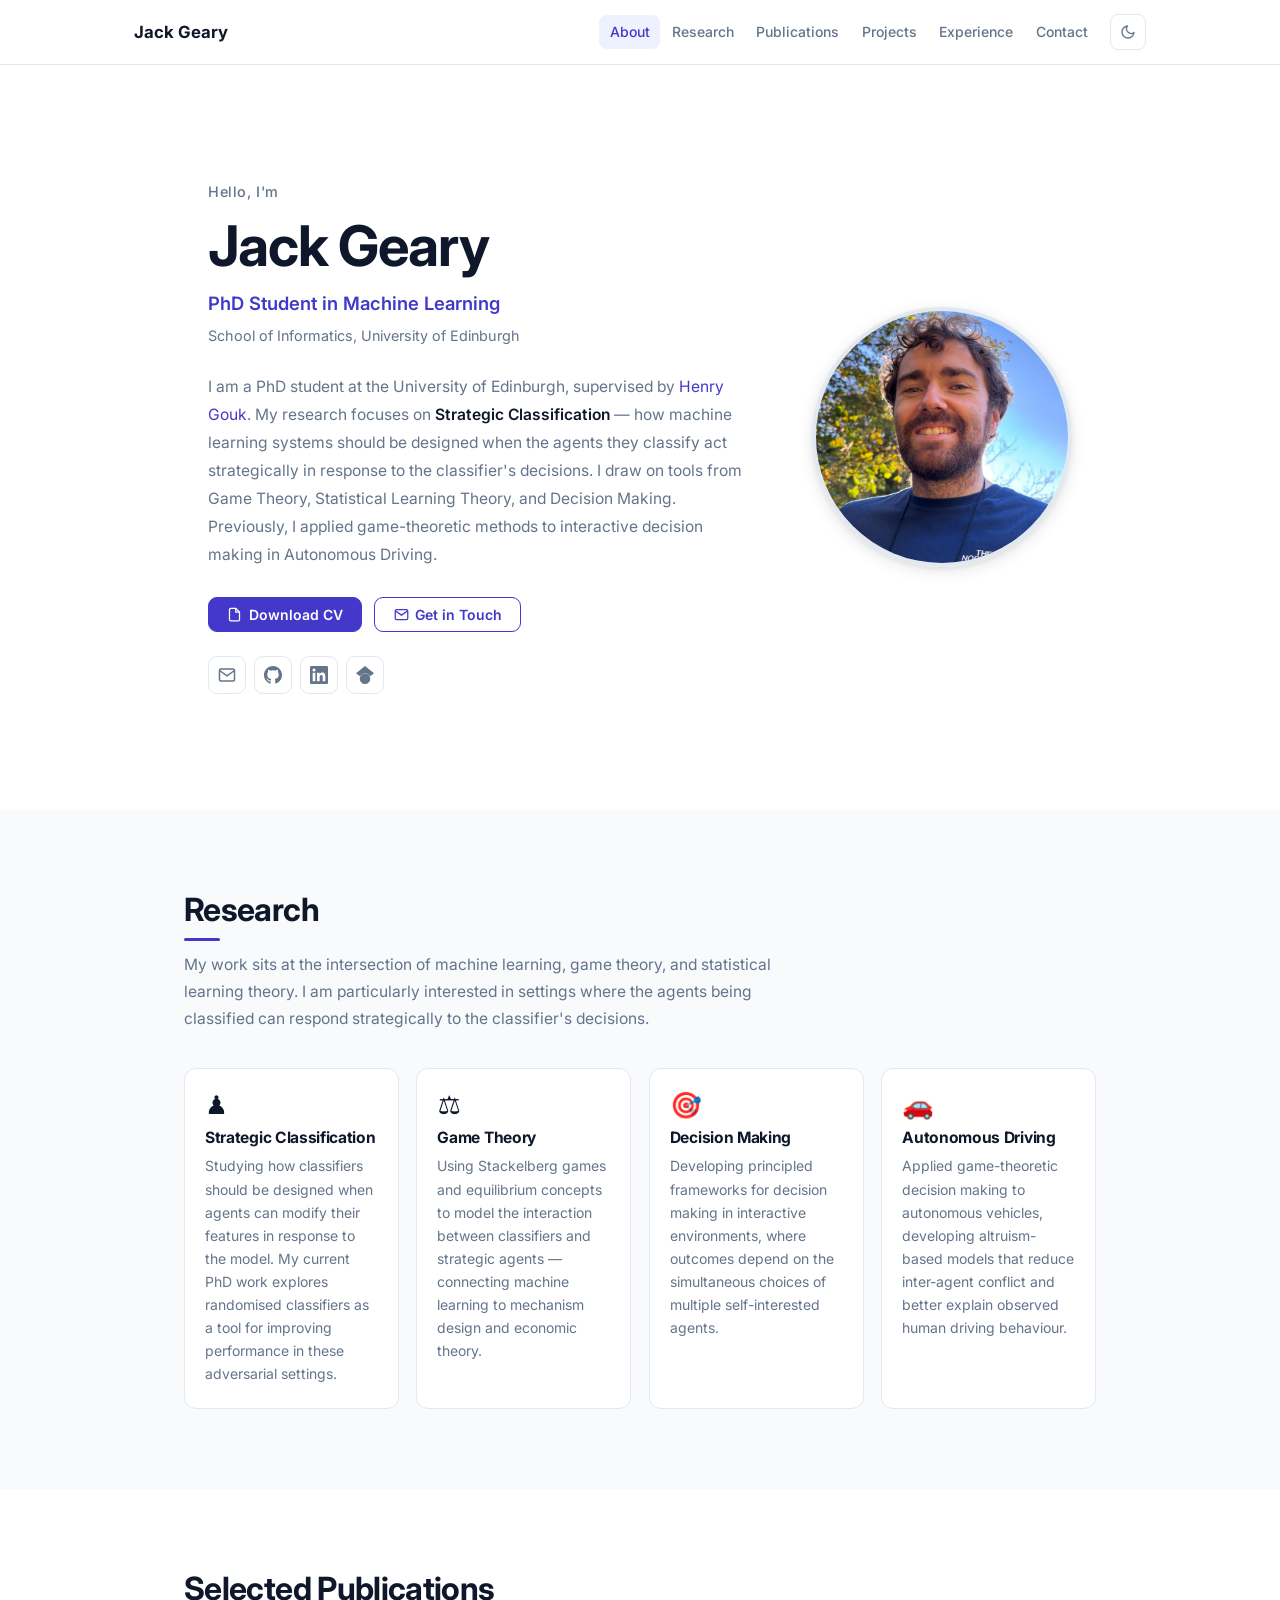
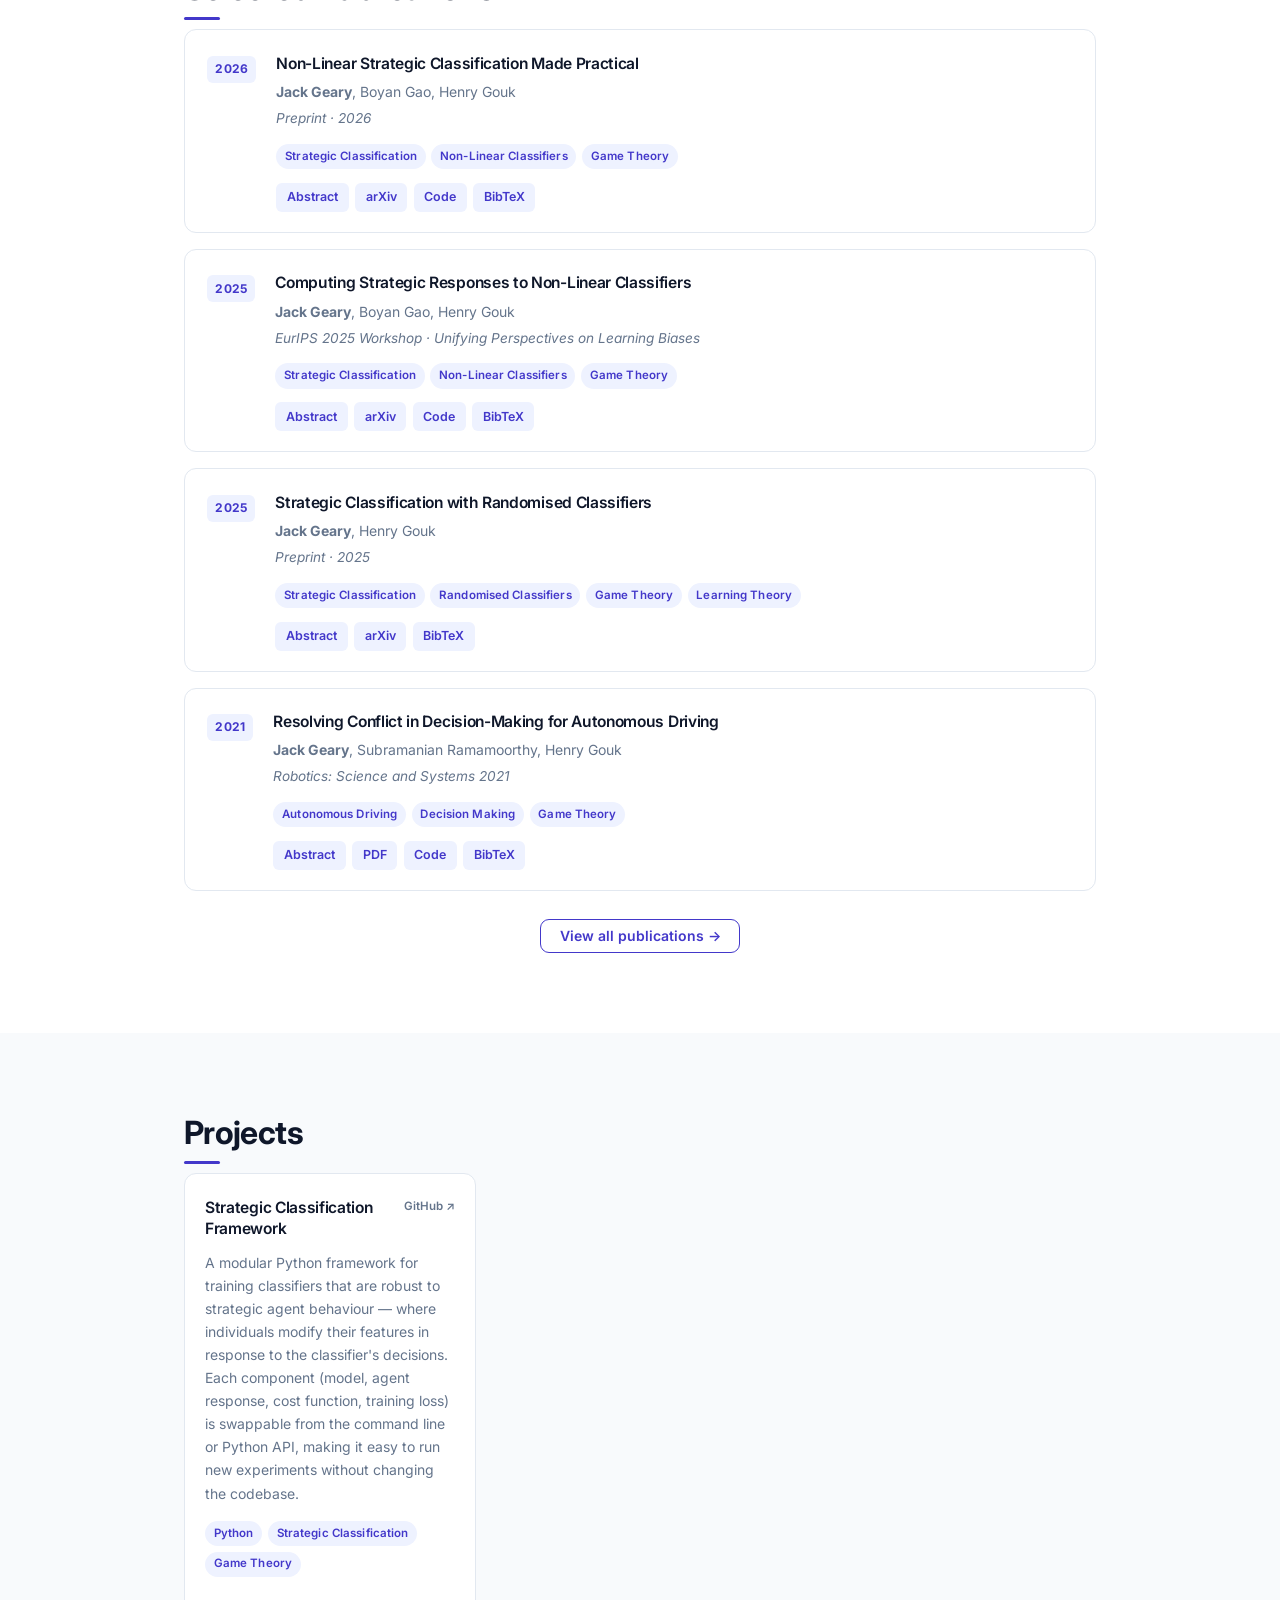
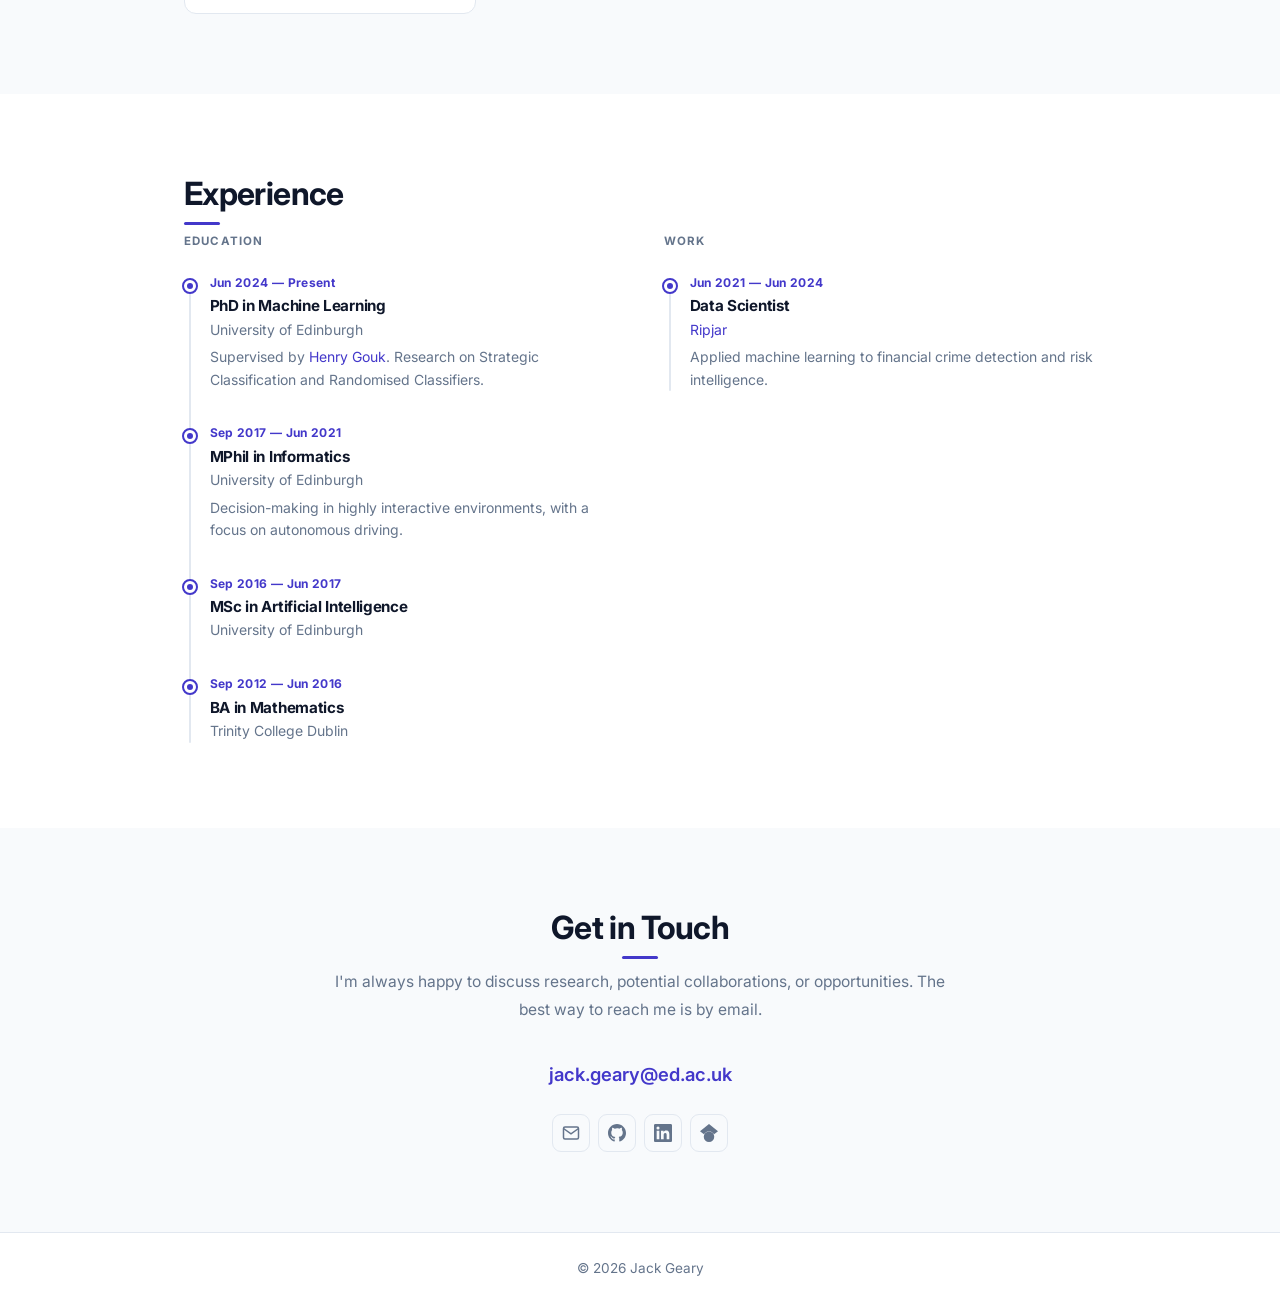
<file: public/index.html>
<!DOCTYPE html>
<html lang="en">
<head>
  <meta charset="UTF-8">
  <meta name="viewport" content="width=device-width, initial-scale=1.0">
  <title>Jack Geary — Machine Learning PhD</title>
  <meta name="description" content="Personal website of Jack Geary, PhD student in Machine Learning at the University of Edinburgh.">
  <meta property="og:type" content="website">
  <meta property="og:url" content="https://justme21.github.io">
  <link rel="preconnect" href="https://fonts.googleapis.com">
  <link rel="preconnect" href="https://fonts.gstatic.com" crossorigin>
  <link href="https://fonts.googleapis.com/css2?family=Inter:wght@300;400;500;600;700&display=swap" rel="stylesheet">
  <link rel="stylesheet" href="style.css">
</head>
<body>

  <!-- Navigation shell — labels populated by main.js from data.js -->
  <header class="nav-header" id="nav-header">
    <nav class="nav-container">
      <a href="#about" class="nav-logo" id="nav-logo"></a>
      <button class="nav-toggle" id="nav-toggle" aria-label="Toggle menu" aria-expanded="false">
        <span></span><span></span><span></span>
      </button>
      <ul class="nav-links" id="nav-links" role="list">
        <li><a href="#about"        class="nav-link">About</a></li>
        <li><a href="#research"     class="nav-link">Research</a></li>
        <li><a href="#publications" class="nav-link">Publications</a></li>
        <li><a href="#projects"     class="nav-link">Projects</a></li>
        <li><a href="#experience"   class="nav-link">Experience</a></li>
        <li><a href="#contact"      class="nav-link">Contact</a></li>
      </ul>
      <button class="theme-toggle" id="theme-toggle" aria-label="Toggle colour theme">
        <svg class="icon" id="icon-sun"  xmlns="http://www.w3.org/2000/svg" viewBox="0 0 24 24" fill="none" stroke="currentColor" stroke-width="2" stroke-linecap="round" stroke-linejoin="round" aria-hidden="true"><circle cx="12" cy="12" r="5"/><line x1="12" y1="1" x2="12" y2="3"/><line x1="12" y1="21" x2="12" y2="23"/><line x1="4.22" y1="4.22" x2="5.64" y2="5.64"/><line x1="18.36" y1="18.36" x2="19.78" y2="19.78"/><line x1="1" y1="12" x2="3" y2="12"/><line x1="21" y1="12" x2="23" y2="12"/><line x1="4.22" y1="19.78" x2="5.64" y2="18.36"/><line x1="18.36" y1="5.64" x2="19.78" y2="4.22"/></svg>
        <svg class="icon" id="icon-moon" xmlns="http://www.w3.org/2000/svg" viewBox="0 0 24 24" fill="none" stroke="currentColor" stroke-width="2" stroke-linecap="round" stroke-linejoin="round" aria-hidden="true"><path d="M21 12.79A9 9 0 1 1 11.21 3 7 7 0 0 0 21 12.79z"/></svg>
      </button>
    </nav>
  </header>

  <main>
    <!-- All section content is injected here by main.js reading from data.js.
         You should never need to edit this file. Edit data.js instead.        -->
    <section id="about"        class="section hero-section"><div class="container" id="about-root"></div></section>
    <section id="research"     class="section section-alt">  <div class="container" id="research-root"></div></section>
    <section id="publications" class="section">              <div class="container" id="publications-root"></div></section>
    <section id="projects"     class="section section-alt">  <div class="container" id="projects-root"></div></section>
    <section id="experience"   class="section">              <div class="container" id="experience-root"></div></section>
    <section id="contact"      class="section section-alt">  <div class="container" id="contact-root"></div></section>
  </main>

  <footer class="site-footer">
    <div class="container">
      <p>&copy; <span id="footer-year"></span> <span id="footer-name"></span></p>
    </div>
  </footer>

  <div class="toast" id="toast" role="status" aria-live="polite">Copied to clipboard</div>

  <!-- Load your content first, then the rendering logic -->
  <script src="data.js"></script>
  <script src="main.js"></script>
</body>
</html>
</file>
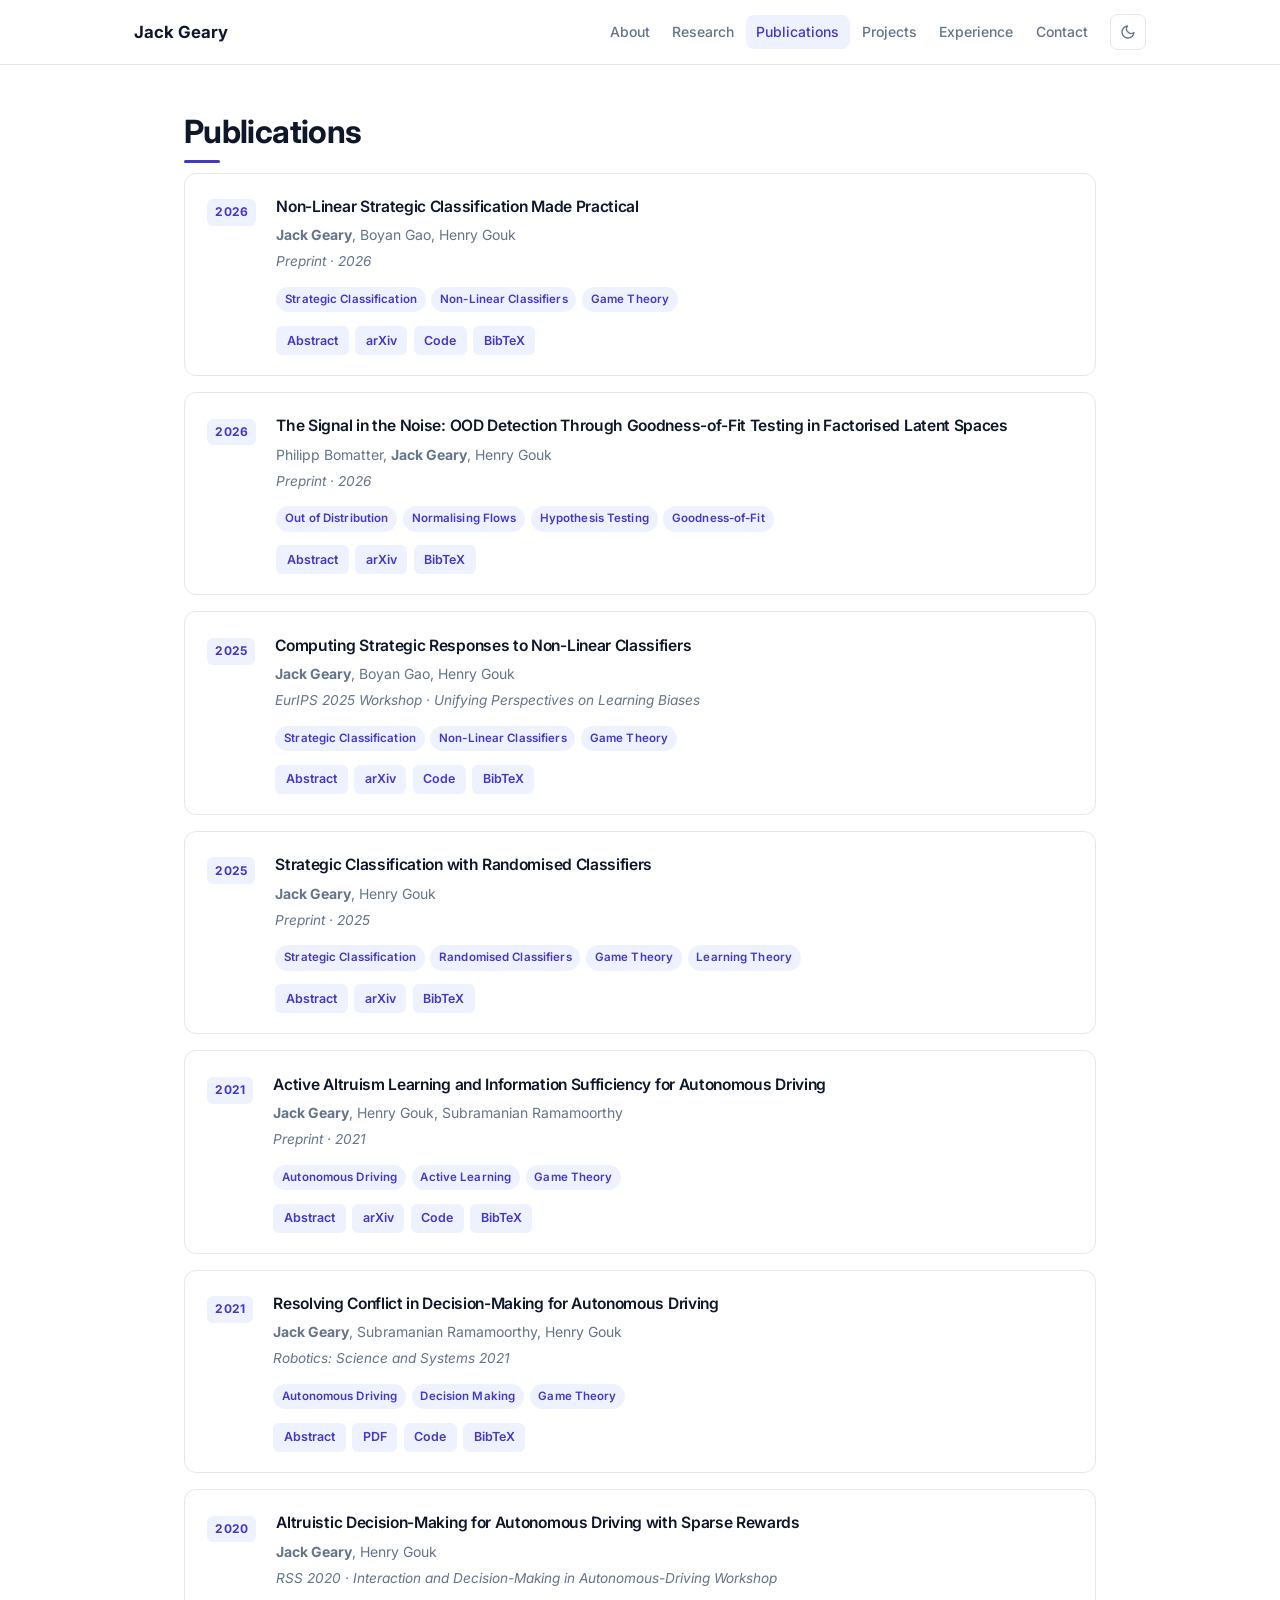
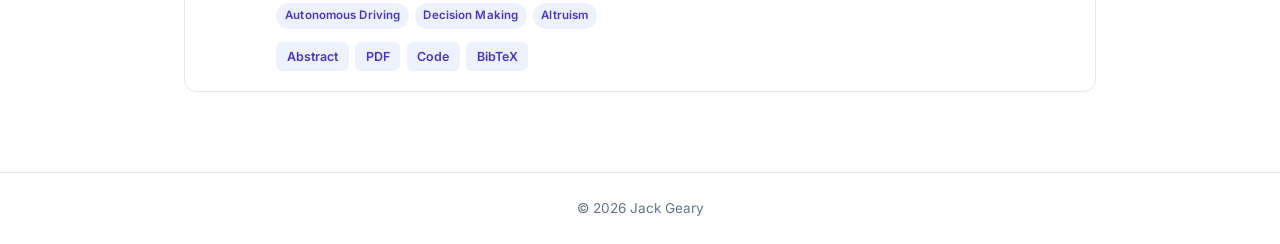
<file: public/publications.html>
<!DOCTYPE html>
<html lang="en">
<head>
  <meta charset="UTF-8">
  <meta name="viewport" content="width=device-width, initial-scale=1.0">
  <title>Publications — Jack Geary</title>
  <meta name="description" content="Publications by Jack Geary, PhD student in Machine Learning at the University of Edinburgh.">
  <link rel="preconnect" href="https://fonts.googleapis.com">
  <link rel="preconnect" href="https://fonts.gstatic.com" crossorigin>
  <link href="https://fonts.googleapis.com/css2?family=Inter:wght@300;400;500;600;700&display=swap" rel="stylesheet">
  <link rel="stylesheet" href="style.css">
</head>
<body data-page="publications">

  <header class="nav-header" id="nav-header">
    <nav class="nav-container">
      <a href="index.html" class="nav-logo" id="nav-logo"></a>
      <button class="nav-toggle" id="nav-toggle" aria-label="Toggle menu" aria-expanded="false">
        <span></span><span></span><span></span>
      </button>
      <!-- Links back to homepage sections use index.html# so they work from this page -->
      <ul class="nav-links" id="nav-links" role="list">
        <li><a href="index.html#about"      class="nav-link">About</a></li>
        <li><a href="index.html#research"   class="nav-link">Research</a></li>
        <li><a href="publications.html"     class="nav-link active">Publications</a></li>
        <li><a href="index.html#projects"   class="nav-link">Projects</a></li>
        <li><a href="index.html#experience" class="nav-link">Experience</a></li>
        <li><a href="index.html#contact"    class="nav-link">Contact</a></li>
      </ul>
      <button class="theme-toggle" id="theme-toggle" aria-label="Toggle colour theme">
        <svg class="icon" id="icon-sun"  xmlns="http://www.w3.org/2000/svg" viewBox="0 0 24 24" fill="none" stroke="currentColor" stroke-width="2" stroke-linecap="round" stroke-linejoin="round" aria-hidden="true"><circle cx="12" cy="12" r="5"/><line x1="12" y1="1" x2="12" y2="3"/><line x1="12" y1="21" x2="12" y2="23"/><line x1="4.22" y1="4.22" x2="5.64" y2="5.64"/><line x1="18.36" y1="18.36" x2="19.78" y2="19.78"/><line x1="1" y1="12" x2="3" y2="12"/><line x1="21" y1="12" x2="23" y2="12"/><line x1="4.22" y1="19.78" x2="5.64" y2="18.36"/><line x1="18.36" y1="5.64" x2="19.78" y2="4.22"/></svg>
        <svg class="icon" id="icon-moon" xmlns="http://www.w3.org/2000/svg" viewBox="0 0 24 24" fill="none" stroke="currentColor" stroke-width="2" stroke-linecap="round" stroke-linejoin="round" aria-hidden="true"><path d="M21 12.79A9 9 0 1 1 11.21 3 7 7 0 0 0 21 12.79z"/></svg>
      </button>
    </nav>
  </header>

  <main>
    <section class="section pub-page-section" id="publications">
      <div class="container" id="publications-root"></div>
    </section>
  </main>

  <footer class="site-footer">
    <div class="container">
      <p>&copy; <span id="footer-year"></span> <span id="footer-name"></span></p>
    </div>
  </footer>

  <div class="toast" id="toast" role="status" aria-live="polite">Copied to clipboard</div>

  <script src="data.js"></script>
  <script src="main.js"></script>
</body>
</html>
</file>
<file: public/style.css>
/* ============================================================
   DESIGN TOKENS — light mode (default)
   ============================================================ */
:root {
  --bg:           #ffffff;
  --bg-alt:       #f8fafc;
  --text:         #0f172a;
  --text-muted:   #64748b;
  --accent:       #4338ca;
  --accent-2:     #3730a3;
  --accent-sub:   #eef2ff;
  --border:       #e2e8f0;
  --card:         #ffffff;
  --tag-bg:       #eef2ff;
  --tag-text:     #4338ca;
  --tl-line:      #e2e8f0;
  --nav-bg:       rgba(255,255,255,0.90);
  --shadow-sm:    0 1px 3px rgba(0,0,0,0.08), 0 1px 2px rgba(0,0,0,0.05);
  --shadow-md:    0 4px 16px rgba(0,0,0,0.10), 0 2px 4px rgba(0,0,0,0.06);
  --radius:       12px;
}

/* Dark — system preference, no manual override */
@media (prefers-color-scheme: dark) {
  :root {
    --bg:         #0f172a;
    --bg-alt:     #1e293b;
    --text:       #f1f5f9;
    --text-muted: #94a3b8;
    --accent:     #818cf8;
    --accent-2:   #a5b4fc;
    --accent-sub: #1e1b4b;
    --border:     #334155;
    --card:       #1e293b;
    --tag-bg:     #1e1b4b;
    --tag-text:   #a5b4fc;
    --tl-line:    #334155;
    --nav-bg:     rgba(15,23,42,0.90);
    --shadow-sm:  0 1px 3px rgba(0,0,0,0.30);
    --shadow-md:  0 4px 16px rgba(0,0,0,0.45);
  }
}

/* Dark — manual override beats media query (same element, later in file) */
[data-theme="dark"] {
  --bg:         #0f172a;
  --bg-alt:     #1e293b;
  --text:       #f1f5f9;
  --text-muted: #94a3b8;
  --accent:     #818cf8;
  --accent-2:   #a5b4fc;
  --accent-sub: #1e1b4b;
  --border:     #334155;
  --card:       #1e293b;
  --tag-bg:     #1e1b4b;
  --tag-text:   #a5b4fc;
  --tl-line:    #334155;
  --nav-bg:     rgba(15,23,42,0.90);
  --shadow-sm:  0 1px 3px rgba(0,0,0,0.30);
  --shadow-md:  0 4px 16px rgba(0,0,0,0.45);
}

/* Light — manual override */
[data-theme="light"] {
  --bg:         #ffffff;
  --bg-alt:     #f8fafc;
  --text:       #0f172a;
  --text-muted: #64748b;
  --accent:     #4338ca;
  --accent-2:   #3730a3;
  --accent-sub: #eef2ff;
  --border:     #e2e8f0;
  --card:       #ffffff;
  --tag-bg:     #eef2ff;
  --tag-text:   #4338ca;
  --tl-line:    #e2e8f0;
  --nav-bg:     rgba(255,255,255,0.90);
  --shadow-sm:  0 1px 3px rgba(0,0,0,0.08), 0 1px 2px rgba(0,0,0,0.05);
  --shadow-md:  0 4px 16px rgba(0,0,0,0.10), 0 2px 4px rgba(0,0,0,0.06);
}

/* ============================================================
   RESET & BASE
   ============================================================ */
*, *::before, *::after { box-sizing: border-box; margin: 0; padding: 0; }

html {
  scroll-behavior: smooth;
  scroll-padding-top: 68px;
}

body {
  font-family: 'Inter', system-ui, -apple-system, BlinkMacSystemFont, 'Segoe UI', sans-serif;
  background: var(--bg);
  color: var(--text);
  line-height: 1.7;
  font-size: 1rem;
  -webkit-font-smoothing: antialiased;
  transition: background-color 0.2s, color 0.2s;
}

h1, h2, h3, h4 { line-height: 1.25; letter-spacing: -0.02em; font-weight: 700; }

a { color: var(--accent); text-decoration: none; }
a:hover { color: var(--accent-2); text-decoration: underline; }

img { max-width: 100%; height: auto; display: block; }

/* ============================================================
   LAYOUT
   ============================================================ */
.container {
  max-width: 960px;
  margin-inline: auto;
  padding-inline: 1.5rem;
}

.section { padding-block: 5rem; }
.section-alt { background: var(--bg-alt); }

/* ============================================================
   NAVIGATION
   ============================================================ */
.nav-header {
  position: fixed;
  inset-inline: 0;
  top: 0;
  z-index: 100;
  background: var(--nav-bg);
  backdrop-filter: blur(14px);
  -webkit-backdrop-filter: blur(14px);
  border-bottom: 1px solid var(--border);
  transition: background 0.2s, border-color 0.2s, box-shadow 0.2s;
}

.nav-container {
  max-width: 1060px;
  margin-inline: auto;
  padding-inline: 1.5rem;
  height: 64px;
  display: flex;
  align-items: center;
  gap: 0.25rem;
}

.nav-logo {
  font-weight: 700;
  font-size: 1.05rem;
  color: var(--text);
  text-decoration: none;
  margin-right: auto;
  flex-shrink: 0;
}
.nav-logo:hover { color: var(--accent); text-decoration: none; }

.nav-links {
  display: flex;
  list-style: none;
  gap: 0.1rem;
  align-items: center;
}

.nav-link {
  display: block;
  color: var(--text-muted);
  font-size: 0.875rem;
  font-weight: 500;
  padding: 0.35rem 0.65rem;
  border-radius: 8px;
  transition: color 0.15s, background 0.15s;
  text-decoration: none;
}
.nav-link:hover,
.nav-link.active {
  color: var(--accent);
  background: var(--accent-sub);
  text-decoration: none;
}

.theme-toggle {
  margin-left: 0.5rem;
  background: none;
  border: 1px solid var(--border);
  color: var(--text-muted);
  cursor: pointer;
  padding: 0;
  border-radius: 8px;
  width: 36px;
  height: 36px;
  display: flex;
  align-items: center;
  justify-content: center;
  flex-shrink: 0;
  transition: color 0.15s, border-color 0.15s, background 0.15s;
}
.theme-toggle:hover {
  color: var(--accent);
  border-color: var(--accent);
  background: var(--accent-sub);
}
.theme-toggle .icon { width: 16px; height: 16px; }

/* hamburger */
.nav-toggle {
  display: none;
  background: none;
  border: none;
  cursor: pointer;
  padding: 6px;
  flex-direction: column;
  gap: 5px;
  margin-left: 0.5rem;
}
.nav-toggle span {
  display: block;
  width: 22px;
  height: 2px;
  background: var(--text);
  border-radius: 2px;
  transition: transform 0.2s, opacity 0.2s;
}

/* ============================================================
   HERO / ABOUT
   ============================================================ */
.hero-section {
  padding-top: calc(64px + 5rem);
  padding-bottom: 5rem;
  min-height: 90vh;
  display: flex;
  align-items: center;
}

.hero-grid {
  display: grid;
  grid-template-columns: 1fr auto;
  gap: 4rem;
  align-items: center;
}

.hero-eyebrow {
  font-size: 0.9rem;
  font-weight: 500;
  color: var(--text-muted);
  letter-spacing: 0.04em;
  margin-bottom: 0.4rem;
}

.hero-name {
  font-size: clamp(2.4rem, 5vw, 3.5rem);
  font-weight: 700;
  margin-bottom: 0.45rem;
}

.hero-role {
  font-size: 1.15rem;
  font-weight: 600;
  color: var(--accent);
  margin-bottom: 0.3rem;
}

.hero-affil { font-size: 0.9rem; color: var(--text-muted); margin-bottom: 1.5rem; }
.hero-affil a { color: var(--text-muted); }
.hero-affil a:hover { color: var(--accent); text-decoration: underline; }

.hero-bio {
  font-size: 0.975rem;
  color: var(--text-muted);
  max-width: 540px;
  line-height: 1.8;
  margin-bottom: 1.75rem;
}
.hero-bio strong { color: var(--text); font-weight: 600; }
.hero-bio a { color: var(--accent); }

.hero-actions {
  display: flex;
  flex-wrap: wrap;
  gap: 0.75rem;
  margin-bottom: 1.5rem;
}

/* Buttons */
.btn {
  display: inline-flex;
  align-items: center;
  gap: 0.4rem;
  padding: 0.55rem 1.15rem;
  border-radius: 9px;
  font-size: 0.875rem;
  font-weight: 600;
  transition: all 0.15s;
  white-space: nowrap;
  text-decoration: none;
  line-height: 1;
}
.btn:hover { text-decoration: none; }
.btn-icon { width: 15px; height: 15px; flex-shrink: 0; }

.btn-primary {
  background: var(--accent);
  color: #fff;
  border: 1px solid var(--accent);
}
.btn-primary:hover { background: var(--accent-2); border-color: var(--accent-2); color: #fff; }

.btn-secondary {
  background: transparent;
  color: var(--accent);
  border: 1px solid var(--accent);
}
.btn-secondary:hover { background: var(--accent-sub); color: var(--accent); }

/* Social row */
.social-links { display: flex; gap: 0.5rem; flex-wrap: wrap; }

.social-link {
  display: flex;
  align-items: center;
  justify-content: center;
  width: 38px;
  height: 38px;
  border-radius: 9px;
  color: var(--text-muted);
  border: 1px solid var(--border);
  transition: color 0.15s, border-color 0.15s, background 0.15s;
  text-decoration: none;
}
.social-link:hover {
  color: var(--accent);
  border-color: var(--accent);
  background: var(--accent-sub);
  text-decoration: none;
}
.social-link svg { width: 18px; height: 18px; }

/* Avatar */
.hero-image { flex-shrink: 0; }

.avatar {
  width: 260px;
  height: 260px;
  border-radius: 50%;
  object-fit: cover;
  border: 4px solid var(--border);
  box-shadow: var(--shadow-md);
  transition: border-color 0.2s;
}

/* ============================================================
   SECTION HEADINGS
   ============================================================ */
.section-title {
  font-size: clamp(1.6rem, 3vw, 2rem);
  margin-bottom: 0.6rem;
}
.section-title::after {
  content: '';
  display: block;
  width: 36px;
  height: 3px;
  background: var(--accent);
  border-radius: 2px;
  margin-top: 0.5rem;
}

.section-intro {
  font-size: 0.975rem;
  color: var(--text-muted);
  max-width: 620px;
  line-height: 1.75;
  margin-bottom: 2.25rem;
}

/* ============================================================
   RESEARCH INTERESTS
   ============================================================ */
.research-grid {
  display: grid;
  grid-template-columns: repeat(auto-fill, minmax(210px, 1fr));
  gap: 1.1rem;
}

.research-card {
  background: var(--card);
  border: 1px solid var(--border);
  border-radius: var(--radius);
  padding: 1.4rem 1.25rem;
  transition: transform 0.2s, box-shadow 0.2s, border-color 0.2s;
}
.research-card:hover {
  transform: translateY(-3px);
  box-shadow: var(--shadow-md);
  border-color: var(--accent);
}

.research-icon {
  font-size: 1.6rem;
  line-height: 1;
  margin-bottom: 0.65rem;
}
.research-card h3 { font-size: 0.975rem; margin-bottom: 0.45rem; }
.research-card p  { font-size: 0.875rem; color: var(--text-muted); line-height: 1.65; }
.research-card p em { color: var(--accent); font-style: normal; font-weight: 500; }

/* ============================================================
   PUBLICATIONS
   ============================================================ */
.publications-list { display: flex; flex-direction: column; gap: 1rem; }

.pub-card {
  display: flex;
  gap: 1.25rem;
  background: var(--card);
  border: 1px solid var(--border);
  border-radius: var(--radius);
  padding: 1.4rem 1.4rem 1.25rem;
  transition: box-shadow 0.2s, border-color 0.2s;
}
.pub-card:hover { box-shadow: var(--shadow-md); border-color: var(--accent); }

.pub-year {
  font-size: 0.75rem;
  font-weight: 700;
  color: var(--accent);
  background: var(--accent-sub);
  padding: 0.2rem 0.5rem;
  border-radius: 6px;
  height: fit-content;
  white-space: nowrap;
  flex-shrink: 0;
  margin-top: 0.2rem;
  letter-spacing: 0.02em;
}

.pub-body { flex: 1; min-width: 0; }

.pub-title {
  font-size: 0.975rem;
  font-weight: 600;
  line-height: 1.45;
  margin-bottom: 0.3rem;
}
.pub-authors { font-size: 0.875rem; color: var(--text-muted); margin-bottom: 0.2rem; }
.pub-venue   { font-size: 0.85rem;  color: var(--text-muted); font-style: italic; margin-bottom: 0.85rem; }

.pub-abstract {
  font-size: 0.875rem;
  color: var(--text-muted);
  line-height: 1.7;
  border-left: 3px solid var(--accent);
  padding-left: 0.9rem;
  margin-bottom: 0.85rem;
}
.pub-abstract em { color: var(--text); font-style: normal; font-weight: 500; }

/* Tags */
.pub-tags {
  display: flex;
  flex-wrap: wrap;
  gap: 0.35rem;
  margin-bottom: 0.85rem;
}
.tag {
  font-size: 0.72rem;
  font-weight: 600;
  background: var(--tag-bg);
  color: var(--tag-text);
  padding: 0.18rem 0.55rem;
  border-radius: 999px;
  letter-spacing: 0.01em;
}

/* Pill buttons (abstract / bibtex / links) */
.pub-links { display: flex; flex-wrap: wrap; gap: 0.4rem; }

.pill-btn {
  font-size: 0.78rem;
  font-weight: 600;
  font-family: inherit;
  color: var(--accent);
  background: var(--accent-sub);
  border: 1px solid transparent;
  padding: 0.22rem 0.6rem;
  border-radius: 6px;
  cursor: pointer;
  text-decoration: none;
  transition: border-color 0.15s, color 0.15s, background 0.15s;
  line-height: 1.6;
  display: inline-flex;
  align-items: center;
}
.pill-btn:hover { border-color: var(--accent); color: var(--accent-2); text-decoration: none; }
.pill-btn[aria-expanded="true"] { background: var(--accent); color: #fff; }

/* BibTeX block */
.bibtex {
  margin-top: 0.75rem;
  font-family: 'SFMono-Regular', Consolas, 'Liberation Mono', Menlo, monospace;
  font-size: 0.78rem;
  line-height: 1.6;
  color: var(--text-muted);
  background: var(--bg-alt);
  border: 1px solid var(--border);
  border-radius: 8px;
  padding: 0.9rem 1rem;
  overflow-x: auto;
  white-space: pre;
  cursor: text;
  user-select: all;
}

/* Extra top padding on the standalone publications page to clear the fixed navbar */
.pub-page-section { padding-top: calc(64px + 3rem); }

/* View all publications link */
.view-all-wrap {
  margin-top: 1.75rem;
  text-align: center;
}

/* ============================================================
   PROJECTS
   ============================================================ */
.projects-grid {
  display: grid;
  grid-template-columns: repeat(auto-fill, minmax(280px, 1fr));
  gap: 1.1rem;
}

.project-card {
  background: var(--card);
  border: 1px solid var(--border);
  border-radius: var(--radius);
  padding: 1.4rem 1.25rem;
  transition: transform 0.2s, box-shadow 0.2s, border-color 0.2s;
}
.project-card:hover {
  transform: translateY(-3px);
  box-shadow: var(--shadow-md);
  border-color: var(--accent);
}

.project-header {
  display: flex;
  justify-content: space-between;
  align-items: flex-start;
  gap: 0.75rem;
  margin-bottom: 0.65rem;
}
.project-title { font-size: 0.975rem; font-weight: 600; line-height: 1.4; flex: 1; color: var(--text); }

/* Small corner label showing where the card links ("GitHub ↗" or "Visit ↗") */
.project-dest-label {
  font-size: 0.72rem;
  font-weight: 600;
  color: var(--text-muted);
  white-space: nowrap;
  flex-shrink: 0;
  transition: color 0.15s;
}

/* When the card is an <a> tag, reset link styles so it looks like a card */
a.project-card {
  display: block;
  text-decoration: none;
  color: inherit;
}
a.project-card:hover { text-decoration: none; }
a.project-card:hover .project-dest-label { color: var(--accent); }

.project-desc {
  font-size: 0.875rem;
  color: var(--text-muted);
  line-height: 1.65;
  margin-bottom: 1rem;
}

/* ============================================================
   EXPERIENCE TIMELINE
   ============================================================ */
.experience-columns {
  display: grid;
  grid-template-columns: 1fr 1fr;
  gap: 3rem;
}

.tl-group {
  font-size: 0.72rem;
  font-weight: 700;
  text-transform: uppercase;
  letter-spacing: 0.1em;
  color: var(--text-muted);
  margin-bottom: 1.5rem;
}

.timeline {
  position: relative;
  padding-left: 1.6rem;
}
.timeline::before {
  content: '';
  position: absolute;
  left: 5px;
  top: 8px;
  bottom: 0;
  width: 2px;
  background: var(--tl-line);
  border-radius: 1px;
}

.timeline-item {
  position: relative;
  margin-bottom: 2rem;
}
.timeline-item:last-child { margin-bottom: 0; }

.tl-dot {
  position: absolute;
  left: -1.6rem;
  top: 7px;
  width: 12px;
  height: 12px;
  border-radius: 50%;
  background: var(--accent);
  border: 3px solid var(--bg);
  outline: 2px solid var(--accent);
  z-index: 1;
}

.tl-date {
  display: block;
  font-size: 0.75rem;
  font-weight: 700;
  color: var(--accent);
  letter-spacing: 0.03em;
  margin-bottom: 0.2rem;
}
.tl-title { font-size: 0.95rem; margin-bottom: 0.15rem; }
.tl-org   { font-size: 0.875rem; color: var(--text-muted); margin-bottom: 0.3rem; }
.tl-desc  { font-size: 0.875rem; color: var(--text-muted); line-height: 1.6; }
.tl-desc a { color: var(--accent); }

/* ============================================================
   CONTACT
   ============================================================ */
.contact-wrap { text-align: center; }
.contact-wrap .section-title::after { margin-inline: auto; }
.contact-wrap .section-intro { margin-inline: auto; }
.contact-wrap .social-links { justify-content: center; }

.contact-email {
  display: inline-block;
  font-size: 1.15rem;
  font-weight: 600;
  color: var(--accent);
  margin-bottom: 1.5rem;
}
.contact-email:hover { color: var(--accent-2); }

/* ============================================================
   FOOTER
   ============================================================ */
.site-footer {
  border-top: 1px solid var(--border);
  padding-block: 1.5rem;
  text-align: center;
  font-size: 0.85rem;
  color: var(--text-muted);
}

/* ============================================================
   TOAST
   ============================================================ */
.toast {
  position: fixed;
  bottom: 1.5rem;
  right: 1.5rem;
  background: var(--text);
  color: var(--bg);
  padding: 0.6rem 1rem;
  border-radius: 8px;
  font-size: 0.85rem;
  font-weight: 500;
  opacity: 0;
  transform: translateY(6px);
  pointer-events: none;
  transition: opacity 0.2s, transform 0.2s;
  z-index: 200;
}
.toast.show { opacity: 1; transform: translateY(0); }

/* ============================================================
   RESPONSIVE
   ============================================================ */
@media (max-width: 820px) {
  .experience-columns { grid-template-columns: 1fr; gap: 2.5rem; }
}

@media (max-width: 720px) {
  /* Mobile nav */
  .nav-links {
    display: none;
    position: fixed;
    top: 64px;
    inset-inline: 0;
    background: var(--nav-bg);
    backdrop-filter: blur(14px);
    -webkit-backdrop-filter: blur(14px);
    border-bottom: 1px solid var(--border);
    flex-direction: column;
    padding: 0.75rem 1rem 1rem;
    gap: 0.2rem;
    z-index: 99;
  }
  .nav-links.open { display: flex; }
  .nav-link { padding: 0.55rem 0.75rem; }
  .nav-toggle { display: flex; }

  /* Hero stacks vertically */
  .hero-grid {
    grid-template-columns: 1fr;
    text-align: center;
    gap: 2rem;
  }
  .hero-image { order: -1; }
  .avatar { width: 180px; height: 180px; margin-inline: auto; }
  .hero-bio { margin-inline: auto; }
  .hero-actions { justify-content: center; }
  .social-links { justify-content: center; }
}

@media (max-width: 480px) {
  .section { padding-block: 3.5rem; }
  .hero-section { padding-top: calc(64px + 2.5rem); }
  .research-grid { grid-template-columns: 1fr; }
  .projects-grid { grid-template-columns: 1fr; }
  .pub-card { flex-direction: column; gap: 0.6rem; }
  .pub-year { align-self: flex-start; }
}
</file>
